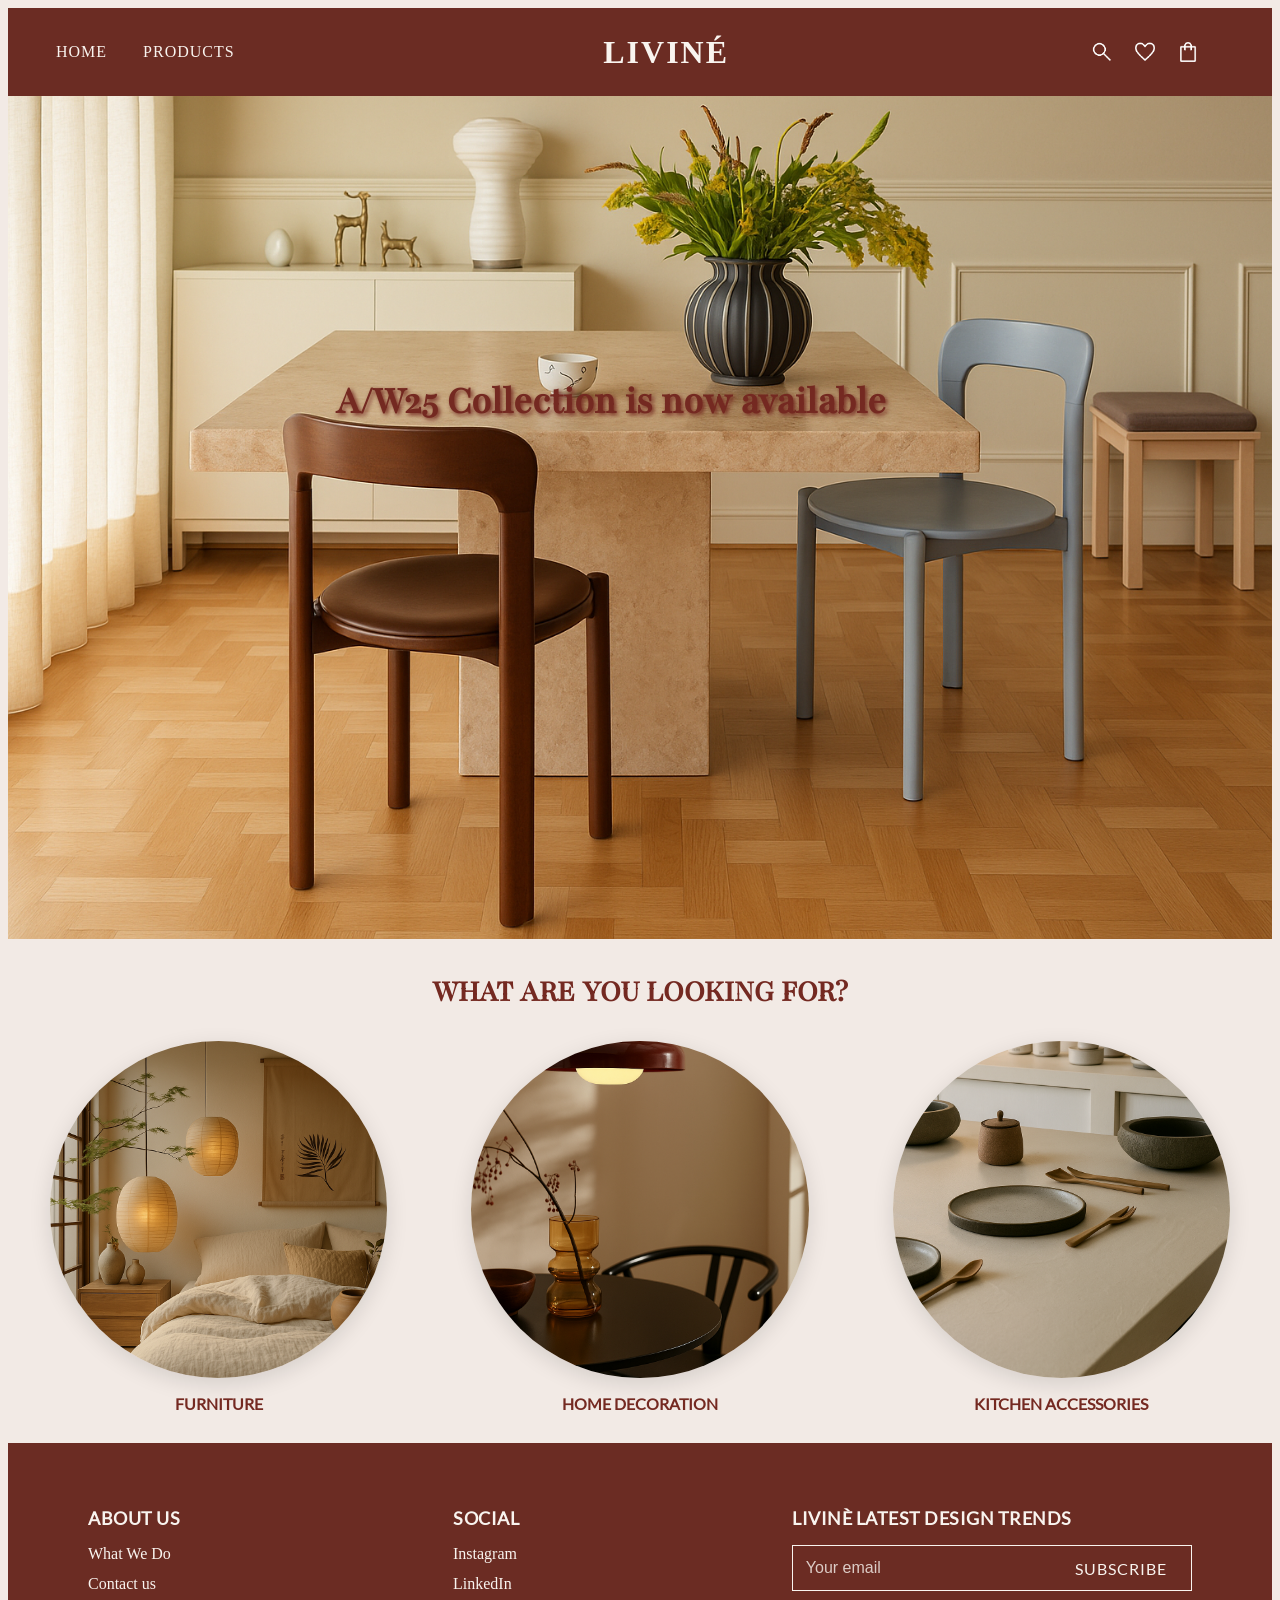
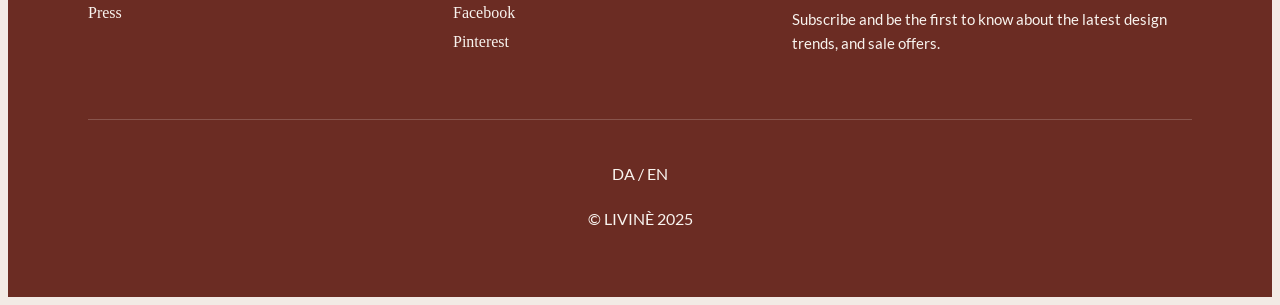
<file: index.html>
<!DOCTYPE html>
<html lang="en">
  <head>
    <meta charset="UTF-8" />
    <meta name="viewport" content="width=device-width, initial-scale=1.0" />
    <link rel="stylesheet" href="css/index.css" />
    <link rel="stylesheet" href="css/global.css" />
    <script src="js/index.js" defer></script>
    <script src="js/productlist.js" defer></script>
    <title>LIVINE</title>
  </head>
  <body>
    <header class="header">
      <nav class="nav-left">
        <a href="index.html">HOME</a>
        <a href="productlist.html">PRODUCTS</a>
      </nav>

      <div class="logo">LIVINÉ</div>

      <div class="nav-right">
        <a href="productlist.html"><img src="img/search.png" alt="Search icon" /></a>
        <a href="productlist.html"><img src="img/favorite.png" alt="Favorite icon" /></a>
        <a href="productlist.html"><img src="img/shopping_bag.png" alt="Shopping bag icon" /></a>
      </div>
    </header>
    <main>
      <div class="forside-billede">
        <img src="img/ChatGPT Image 20. okt. 2025, 14.29.41.png" alt="Forside billede" />
        <div class="tekst-forsidebillede">
          <h2>A/W25 Collection is now available</h2>
        </div>
      </div>

      <section class="whatareyoulookingfor">
        <h2>WHAT ARE YOU LOOKING FOR?</h2>
        <!-- furniture -->

        <div class="grid">
          <a class="billederne" href="productlist.html?category=furniture">
            <img src="img/ChatGPT Image 20. okt. 2025, 14.59.36.png" alt="Furniture" />
            <span>FURNITURE</span>
          </a>

          <!-- home decoration -->
          <a class="billederne" href="productlist.html?category=home-decoration">
            <img src="img/Moderne spisebordsindretning med sollys.png" alt="Home decoration" />
            <span>HOME DECORATION</span>
          </a>

          <!-- kitchen accessories -->

          <a class="billederne" href="productlist.html?category=kitchen-accessories">
            <img src="img/ChatGPT Image 20. okt. 2025, 14.58.52.png" alt="Kitchen accessories" />
            <span>KITCHEN ACCESSORIES</span>
          </a>
        </div>
      </section>
    </main>
    <footer class="footer">
      <div class="footer-content">
        <div class="footer-column">
          <h3>ABOUT US</h3>
          <ul>
            <li><a href="#">What We Do</a></li>
            <li><a href="#">Contact us</a></li>
            <li><a href="#">Press</a></li>
          </ul>
        </div>

        <div class="footer-column">
          <h3>SOCIAL</h3>
          <ul>
            <li><a href="#">Instagram</a></li>
            <li><a href="#">LinkedIn</a></li>
            <li><a href="#">Facebook</a></li>
            <li><a href="#">Pinterest</a></li>
          </ul>
        </div>

        <div class="footer-column newsletter">
          <h3>LIVINÈ LATEST DESIGN TRENDS</h3>
          <form class="newsletter-form">
            <input type="email" placeholder="Your email" required />
            <button type="submit">SUBSCRIBE</button>
          </form>
          <p>Subscribe and be the first to know about the latest design trends, and sale offers.</p>
        </div>
      </div>

      <div class="footer-bottom">
        <p>DA / EN</p>
        <p>© LIVINÈ 2025</p>
      </div>
    </footer>
  </body>
</html>
</file>
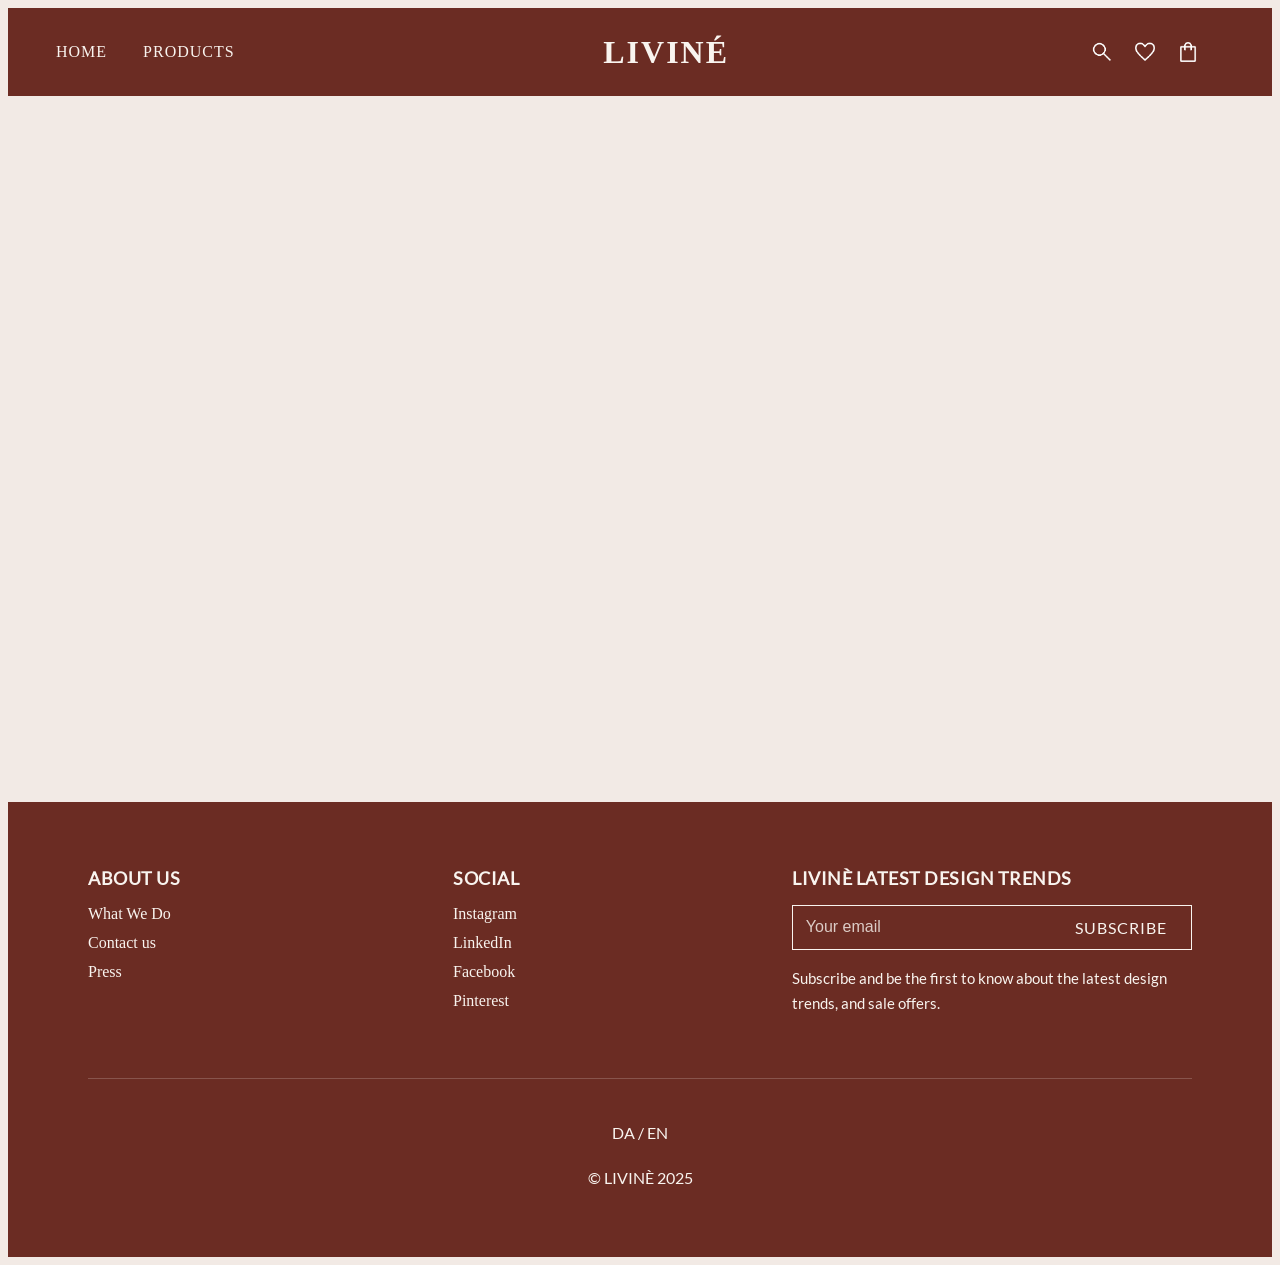
<file: product.html>
<!DOCTYPE html>
<html lang="en">
  <head>
    <meta charset="UTF-8" />
    <meta name="viewport" content="width=device-width, initial-scale=1.0" />
    <link rel="stylesheet" href="css/product.css" />
    <link rel="stylesheet" href="css/global.css" />
    <script src="js/product.js" defer></script>
    <title>LIVINE</title>
  </head>
  <body>
    <header class="header">
      <nav class="nav-left">
        <a href="index.html">HOME</a>
        <a href="productlist.html">PRODUCTS</a>
      </nav>

      <div class="logo">LIVINÉ</div>

      <div class="nav-right">
        <a href="productlist.html"><img src="img/search.png" alt="Search icon" /></a>
        <a href="productlist.html"><img src="img/favorite.png" alt="Favorite icon" /></a>
        <a href="productlist.html"><img src="img/shopping_bag.png" alt="Shopping bag icon" /></a>
      </div>
    </header>
    <main class="product-main"><!-- Indsat i JS --></main>

    <footer class="footer">
      <div class="footer-content">
        <div class="footer-column">
          <h3>ABOUT US</h3>
          <ul>
            <li><a href="#">What We Do</a></li>
            <li><a href="#">Contact us</a></li>
            <li><a href="#">Press</a></li>
          </ul>
        </div>

        <div class="footer-column">
          <h3>SOCIAL</h3>
          <ul>
            <li><a href="#">Instagram</a></li>
            <li><a href="#">LinkedIn</a></li>
            <li><a href="#">Facebook</a></li>
            <li><a href="#">Pinterest</a></li>
          </ul>
        </div>

        <div class="footer-column newsletter">
          <h3>LIVINÈ LATEST DESIGN TRENDS</h3>
          <form class="newsletter-form">
            <input type="email" placeholder="Your email" required />
            <button type="submit">SUBSCRIBE</button>
          </form>
          <p>Subscribe and be the first to know about the latest design trends, and sale offers.</p>
        </div>
      </div>

      <div class="footer-bottom">
        <p>DA / EN</p>
        <p>© LIVINÈ 2025</p>
      </div>
    </footer>
  </body>
</html>
</file>
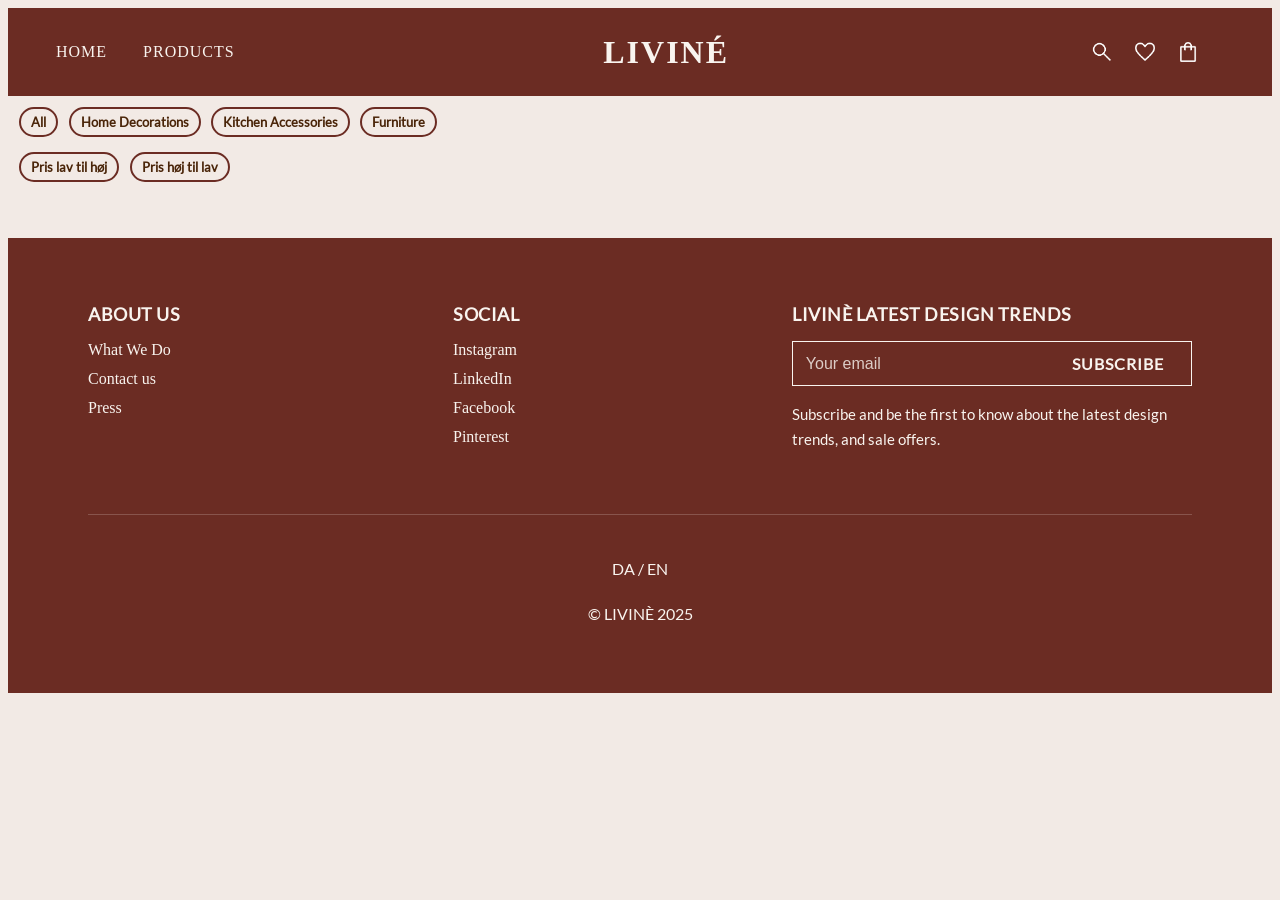
<file: productlist.html>
<!DOCTYPE html>
<html lang="en">
  <head>
    <meta charset="UTF-8" />
    <meta name="viewport" content="width=device-width, initial-scale=1.0" />
    <link rel="stylesheet" href="css/productlist.css" />
    <link rel="stylesheet" href="css/global.css" />
    <script src="js/productlist.js" defer></script>
    <title>LIVINE</title>
  </head>
  <body>
    <header class="header">
      <nav class="nav-left">
        <a href="index.html">HOME</a>
        <a href="productlist.html">PRODUCTS</a>
      </nav>

      <div class="logo">LIVINÉ</div>
      <div class="nav-right">
        <a href="productlist.html"><img src="img/search.png" alt="Search icon" /></a>
        <a href="productlist.html"><img src="img/favorite.png" alt="Favorite icon" /></a>
        <a href="productlist.html"><img src="img/shopping_bag.png" alt="Shopping bag icon" /></a>
      </div>
    </header>
    <section id="filters">
      <button data-tag="All">All</button>
      <button data-tag="HomeDecor">Home Decorations</button>
      <button data-tag="KitchenAccessories">Kitchen Accessories</button>
      <button data-tag="Furniture">Furniture</button>
    </section>
    <section id="sorting">
      <button data-direction="lohi">Pris lav til høj</button>
      <button data-direction="hilo">Pris høj til lav</button>
    </section>
    <h1>Our Products</h1>
    <main class="productlist"><!-- sat i js-filen --></main>
    <footer class="footer">
      <div class="footer-content">
        <div class="footer-column">
          <h3>ABOUT US</h3>
          <ul>
            <li><a href="#">What We Do</a></li>
            <li><a href="#">Contact us</a></li>
            <li><a href="#">Press</a></li>
          </ul>
        </div>

        <div class="footer-column">
          <h3>SOCIAL</h3>
          <ul>
            <li><a href="#">Instagram</a></li>
            <li><a href="#">LinkedIn</a></li>
            <li><a href="#">Facebook</a></li>
            <li><a href="#">Pinterest</a></li>
          </ul>
        </div>

        <div class="footer-column newsletter">
          <h3>LIVINÈ LATEST DESIGN TRENDS</h3>
          <form class="newsletter-form">
            <input type="email" placeholder="Your email" required />
            <button type="submit">SUBSCRIBE</button>
          </form>
          <p>Subscribe and be the first to know about the latest design trends, and sale offers.</p>
        </div>
      </div>

      <div class="footer-bottom">
        <p>DA / EN</p>
        <p>© LIVINÈ 2025</p>
      </div>
    </footer>
  </body>
</html>
</file>
<file: css/index.css>
.catergorylist a {
  text-decoration: none;
  color: rgba(108, 32, 24, 1);
}

/* FORSIDE BILLEDET */
.forside-billede {
  position: relative; /* gør at teksten kan ligge ovenpå */
  display: inline-block; /* så den opfører sig som blok = jeg kan ha højde og bredde på men den lægger sig i kun rundt om sit indhold*/
}
.forside-billede img {
  width: 100%; /* fylder hele bredden */
}
.tekst-forsidebillede {
  position: absolute; /* Gør det muligt at placere tekst ovenpå billedet */
  top: 36%; /* Placere teksten hvor jeg vil ha den på billedet lodret */
  left: 50%; /* Placere ca midt på billedet vandret */
  transform: translate(-55%, -50%); /* jeg centrer teksten helt præcist */
  color: #742921;
  padding: 20px;
  border-radius: 10px;
  text-align: center;
  white-space: nowrap; /* så teksten bliver på en linje */
  font-size: 1.7rem;
  text-shadow: 2px 2px 4px #742921;
}
/* så teksten bliver mindre */
@media (max-width: 800px) {
  .tekst-forsidebillede h2 {
    font-size: 1.6rem;
  }
}
@media (max-width: 750px) {
  .tekst-forsidebillede h2 {
    font-size: 1.5rem;
  }
}

/* 3 billeder med link */
/* 
.whatareyoulookingfor{
  padding: 3rem 1rem;

} */

.whatareyoulookingfor h2 {
  font-family: "Playfair";
  margin: 30px;
  text-align: center;
  color: #742921;
  font-size: xx-large;
}

.grid {
  display: grid;
  grid-template-columns: 1fr 1fr 1fr;
}

.billederne {
  text-decoration: none;
  color: #742921;
  display: flex;
  flex-direction: column;
  align-items: center;
  gap: 1rem;
}

.billederne img {
  width: 80%;
  aspect-ratio: 1 / 1; /* gør billedet kvadratisk */
  object-fit: cover; /* beskær billedet pænt */
  border-radius: 50%; /* gør det rundt */
  display: block;
  box-shadow: 0 6px 22px rgba(0, 0, 0, 0.12);
  transition: transform 0.3s ease, box-shadow 0.1s ease;
}

.billederne span {
  font-family: "Lato";
  font-weight: 800;
  text-align: center;
  margin-bottom: 30px;
}
</file>
<file: css/global.css>
/* Grundlæggende css */
:root {
  background-color: rgba(242, 234, 229, 1);
}
@font-face {
  font-family: "Lato";
  src: url(../fonts/Lato-Regular.ttf);
}
@font-face {
  font-family: "Playfair";
  src: url(../fonts/Playfair_144pt-Regular.ttf);
}

h1,
h2 {
  font-family: "Playfair";
}
p,
h3,
h4,
button {
  font-family: "Lato";
}
h4 {
  font-weight: lighter;
}

/* header */
header,
footer {
  margin: 0;

  background-color: #6b2c23; /* baggrundsfarven */
  color: #f9f4ef;
}

.header {
  display: flex;
  align-items: center;
  justify-content: space-between;
  background-color: #6b2c23;
  padding: 1.5rem 3rem;
}

.nav-left a {
  margin-right: 2rem;
  color: #f9f4ef;
  text-decoration: none;
  letter-spacing: 1px;
  font-weight: 300;
}

.nav-left a:hover {
  opacity: 0.8;
}

.logo {
  font-family: "Times New Roman", serif;
  font-size: 2rem;
  font-weight: bold;
  letter-spacing: 2px;
}

.nav-right {
  display: flex;
  align-items: center; /* centrerer ikonerne lodret */
  gap: 1.2rem; /* mellemrum mellem ikoner */
  background-color: #6b2c23;
  padding: 0.5rem 1.5rem;
}

.nav-right a {
  display: flex;
  align-items: center;
  justify-content: center;
}
.nav-right img {
  width: 24px; /* eller 20px hvis du vil have dem mindre */
  height: 24px;
  filter: brightness(0) invert(1); /* gør mørke ikoner lyse */
  transition: opacity 0.3s ease;
  cursor: pointer;
}
.nav-right img:hover {
  opacity: 0.8;
}
/* footer */

.footer {
  background-color: #6b2c23;
  color: #f9f4ef;
  padding: 3rem 5rem;
}

.footer-content {
  display: flex;
  flex-wrap: wrap;
  justify-content: space-between;
  gap: 3rem;
  margin-bottom: 3rem;
}

/* --- Kolonner --- */
.footer-column h3 {
  font-size: 1.1rem;
  font-weight: bold;
  margin-bottom: 1rem;
  letter-spacing: 0.5px;
}

.footer-column ul {
  list-style: none;
  padding: 0;
  margin: 0;
}

.footer-column ul li {
  margin-bottom: 0.7rem;
}

.footer-column ul li a {
  text-decoration: none;
  color: #f9f4ef;
  transition: opacity 0.3s;
}

.footer-column ul li a:hover {
  opacity: 0.8;
}

/* --- Newsletter form --- */
.newsletter-form {
  display: flex;
  border: 1px solid #f9f4ef;
  margin: 1rem 0;
  max-width: 400px;
}

.newsletter-form input {
  flex: 1;
  padding: 0.8rem;
  border: none;
  background: transparent;
  color: #f9f4ef;
  font-size: 1rem;
}

.newsletter-form input::placeholder {
  color: #f9f4ef;
  opacity: 0.8;
}

.newsletter-form button {
  background: transparent;
  color: #f9f4ef;
  border: none;
  padding: 0 1.5rem;
  font-size: 1rem;
  letter-spacing: 1px;
  cursor: pointer;
  transition: 0.3s, color 0.3s;
}

.newsletter-form button:hover {
  background-color: #f9f4ef;
  color: #6b2c23;
}

.newsletter p {
  max-width: 400px;
  line-height: 1.6;
  font-size: 0.95rem;
}

/* --- Footer bundtekst --- */
.footer-bottom {
  text-align: center;
  border-top: 1px solid rgba(249, 244, 239, 0.2);
  padding-top: 1.5rem;
  font-size: 1rem;
  line-height: 1.8;
}

/* --- Responsivitet --- */
@media (max-width: 768px) {
  .footer {
    padding: 2rem;
  }

  .footer-content {
    flex-direction: column;
    gap: 2rem;
  }

  .newsletter-form {
    flex-direction: column;
  }

  .newsletter-form button {
    margin-top: 0.5rem;
    width: 100%;
  }
}
</file>
<file: css/product.css>
.product-main {
  display: flex;
  justify-content: center;
  align-items: center;
  height: 50vh;
  margin: 8rem;
}

.product-card {
  display: flex;
  background-color: #f4efeb;
  max-width: 900px;
  gap: 2rem;
  padding: 2rem;
  align-items: center;
}

.image-container {
  position: relative;
  flex: 1;
}

.product-image {
  width: 100%;
  border-radius: 8px;
}

.discount-badge {
  position: absolute;
  top: 12px;
  left: 12px;
  background-color: #6b2c23;
  color: white;
  font-weight: lighter;
  font-size: 0.9rem;
  width: 45px;
  height: 45px;
  border-radius: 50%;
  display: flex;
  align-items: center;
  justify-content: center;
  box-shadow: 0 2px 5px rgba(0, 0, 0, 0.2);
}

.product-info {
  flex: 1;
  margin-left: 5rem;
}

.brand {
  font-size: 0.9rem;
  letter-spacing: 1px;
}

.title {
  font-size: 1.8rem;
  font-weight: 800;
  margin: 0.5rem 0;
  color: #6c2c1b;
}

.price {
  font-weight: 700;
  font-size: 1.2rem;
}

.divider {
  border: none;
  border-top: 2px solid #4a2a25;
  margin: 1rem 0;
}

.description {
  font-size: 0.95rem;
  line-height: 1.5;
}

.stock {
  margin: 1rem 0;
  color: #4a2a25;
  font-weight: 600;
}

.dot {
  display: inline-block;
  width: 10px;
  height: 10px;
  background-color: #2c8a4a;
  border-radius: 50%;
  margin-right: 5px;
}

.add-to-cart {
  background-color: #6c2c1b;
  color: white;
  border: none;
  padding: 0.8rem 2rem;
  border-radius: 4px;
  cursor: pointer;
  font-weight: 600;
  transition: background-color 0.3s ease;
}

.add-to-cart:hover {
  background-color: #8b3a25;
}
</file>
<file: css/productlist.css>
.productlist {
  display: grid;
  gap: 1.5rem;
  padding: 1rem;
  grid-template-columns: repeat(auto-fit, minmax(220px, 1fr));
}

.productlist_card a {
  text-decoration: none;
  color: black;
}
.productlist_card {
  position: relative; /* gør det muligt at placere label ovenpå */
  background-color: #fff;
  border-radius: 2px;
  padding: 1rem;
  text-align: center;
  transition: transform 0.2s ease;
}

.productlist_card:hover {
  border: 2px solid #6b2c23;
  transform: translateY(-2px);
  cursor: pointer;
}

.productlist_card img {
  width: 100%;
  height: auto;
  border-radius: 8px;
  object-fit: cover;
  margin-bottom: 0.5rem;
}

.productlist_card h3 {
  font-size: 1rem;
  margin: 0.3rem 0;
}

.productlist_card h4 {
  font-size: 0.85rem;
  color: #777;
  margin: 0.2rem 0 0.6rem;
}

.pris p {
  font-weight: bold;
  color: #333;
}
/* Filtrering */
button {
  background-color: rgba(242, 234, 229, 1);
  color: rgb(74, 37, 9);
  border: 2px solid #6b2c23;
  border-radius: 10rem;
  padding: 5px 10px;
  font-weight: bold;
  margin: 0.2rem;
}
button:hover {
  background-color: #6b2c23;
  color: rgba(242, 234, 229, 1);
  font-weight: bolder;
}
section {
  margin: 0.5rem;
}
/* Labels */
.nedsat {
  position: absolute;
  top: 10px;
  left: 10px;
  background-color: #6b2c23;
  color: white;
  font-weight: lighter;
  font-size: 0.9rem;
  width: 45px;
  height: 45px;
  border-radius: 50%;
  display: flex;
  align-items: center;
  justify-content: center;
  box-shadow: 0 2px 5px rgba(0, 0, 0, 0.2);
}
.nedsat_pris p {
  color: red;
}
</file>
